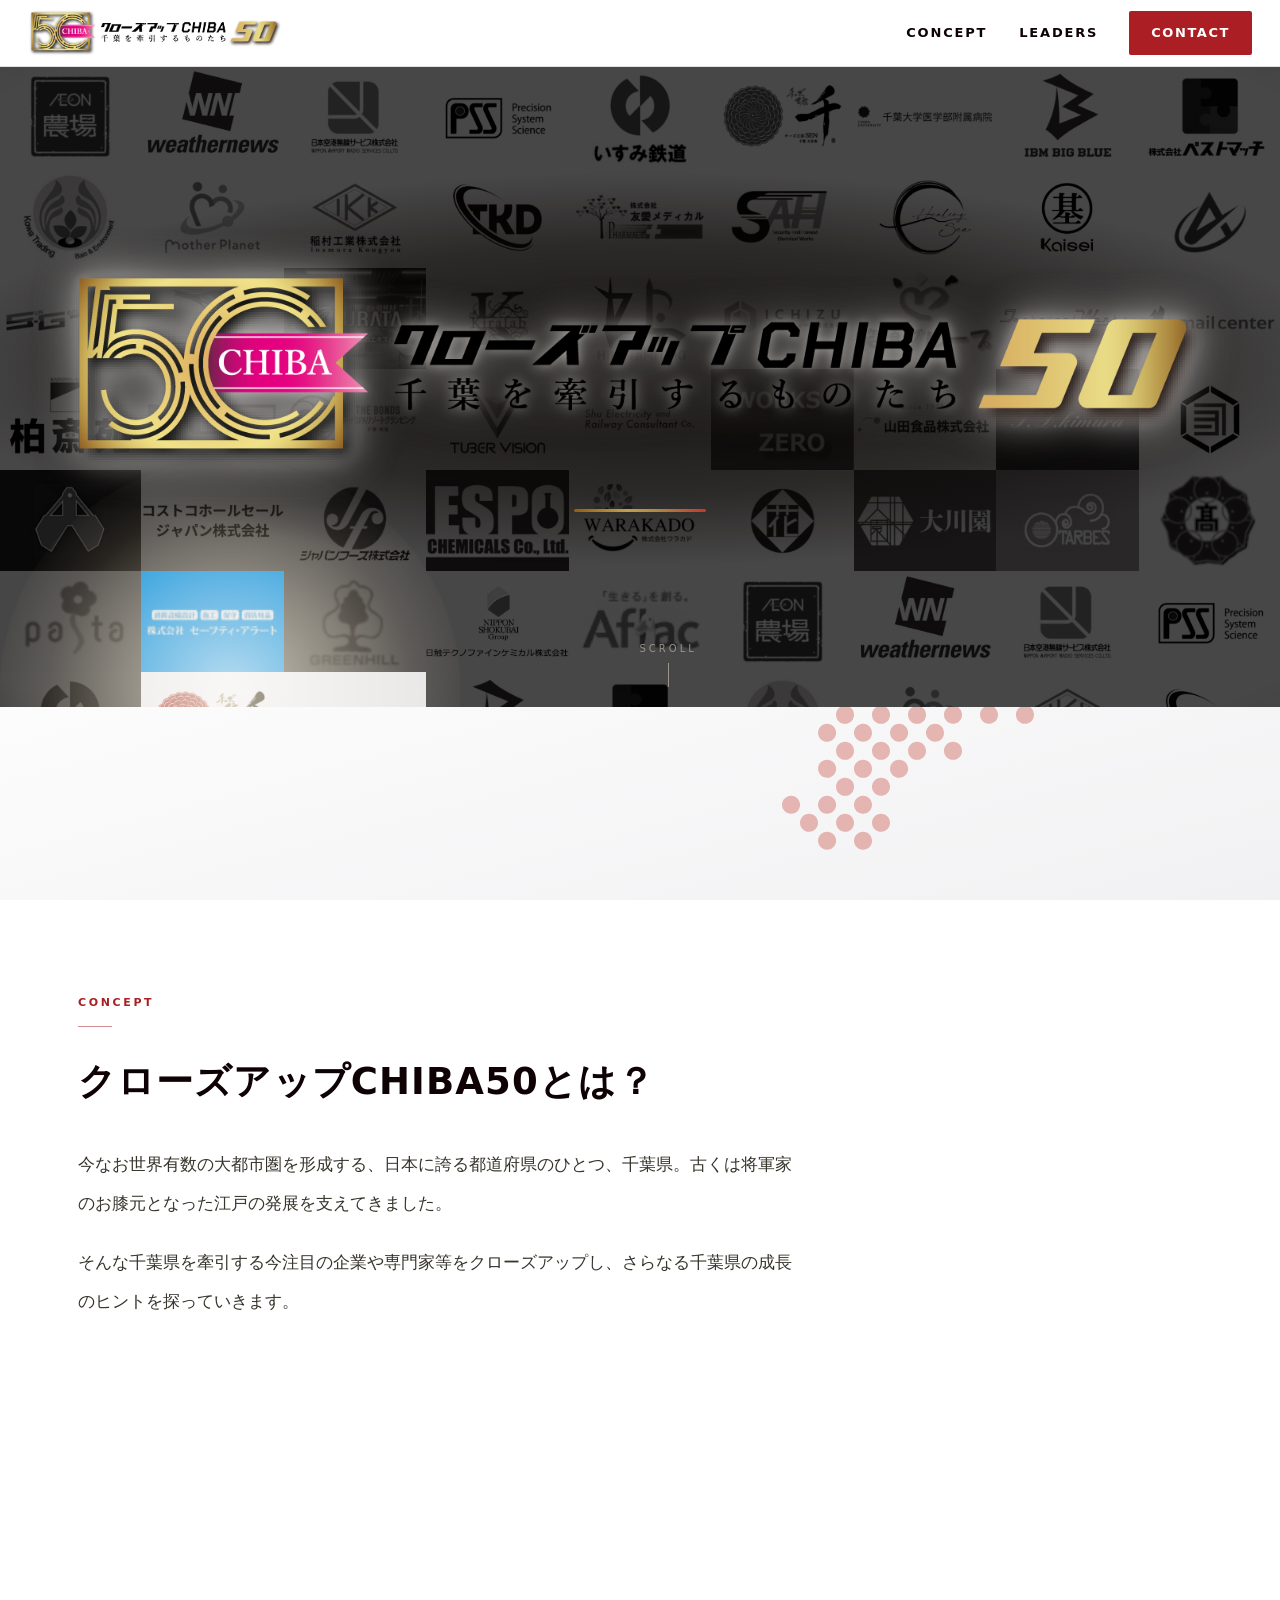
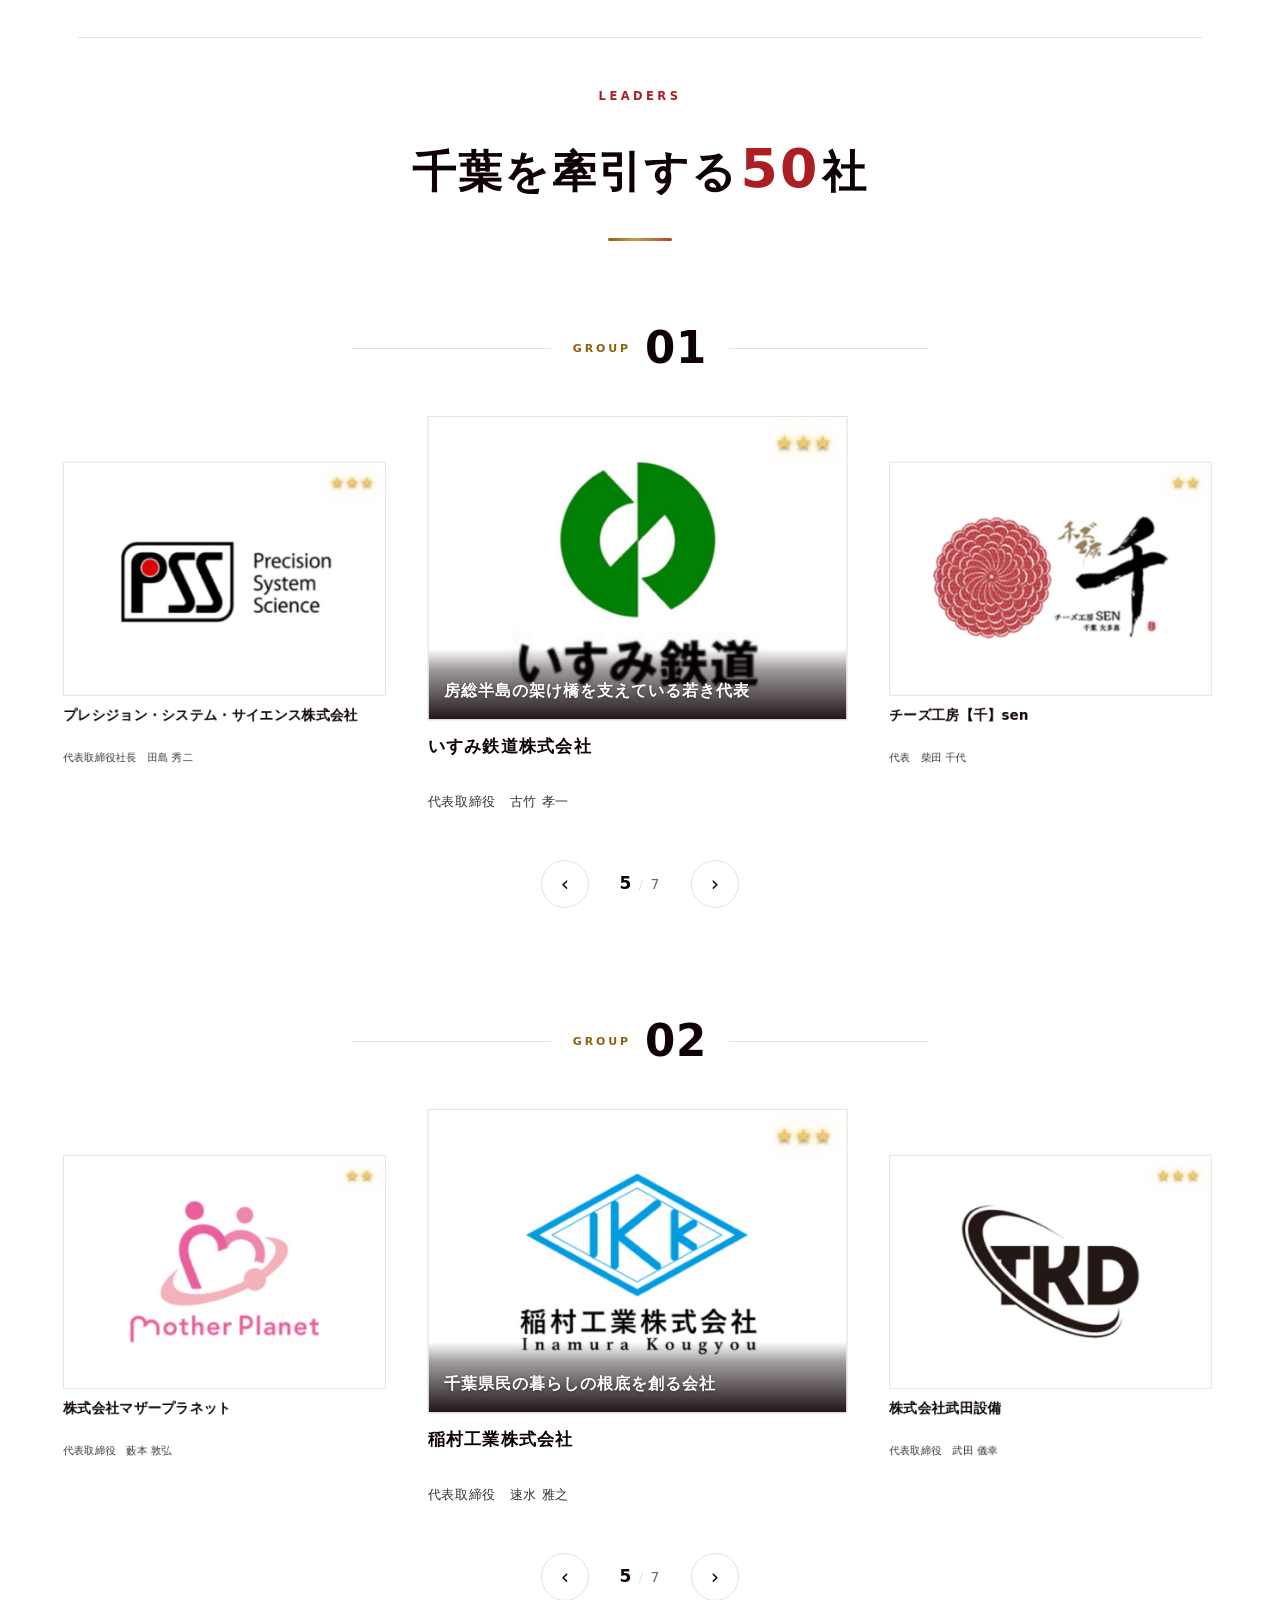
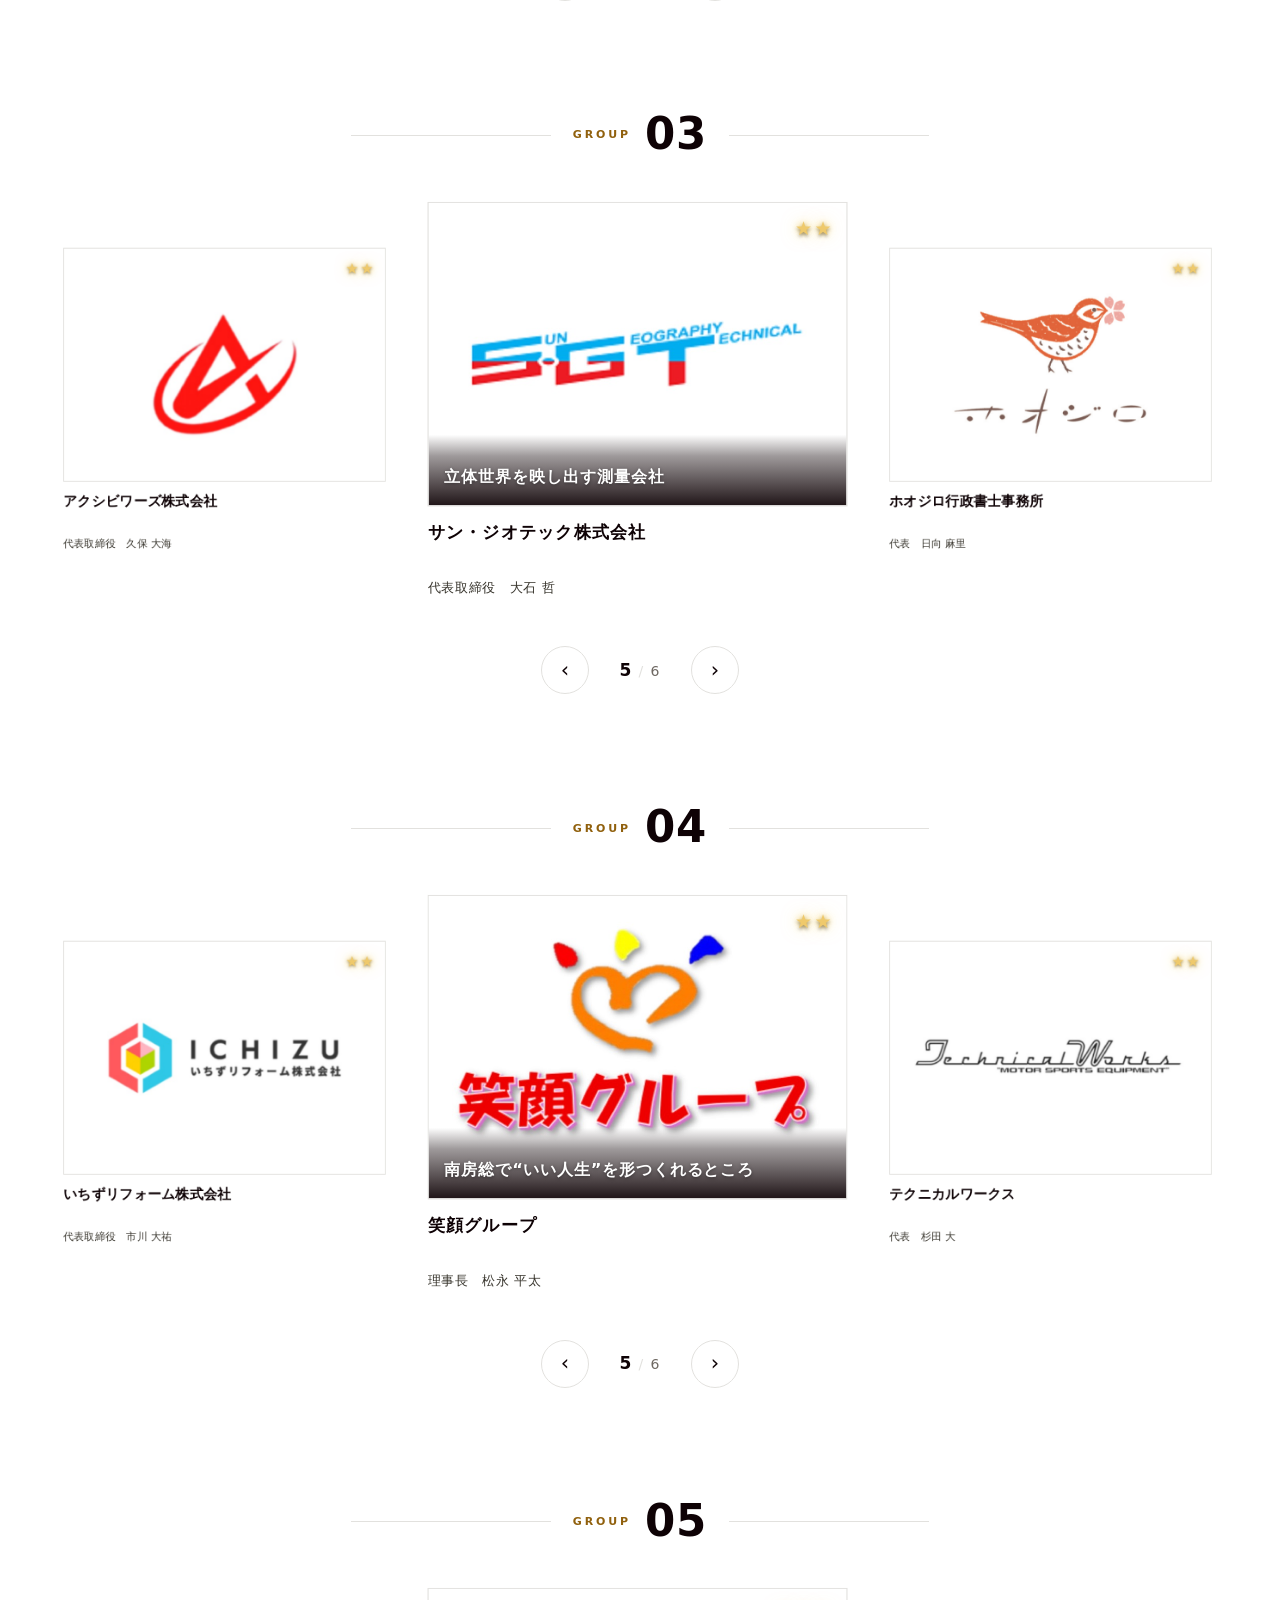
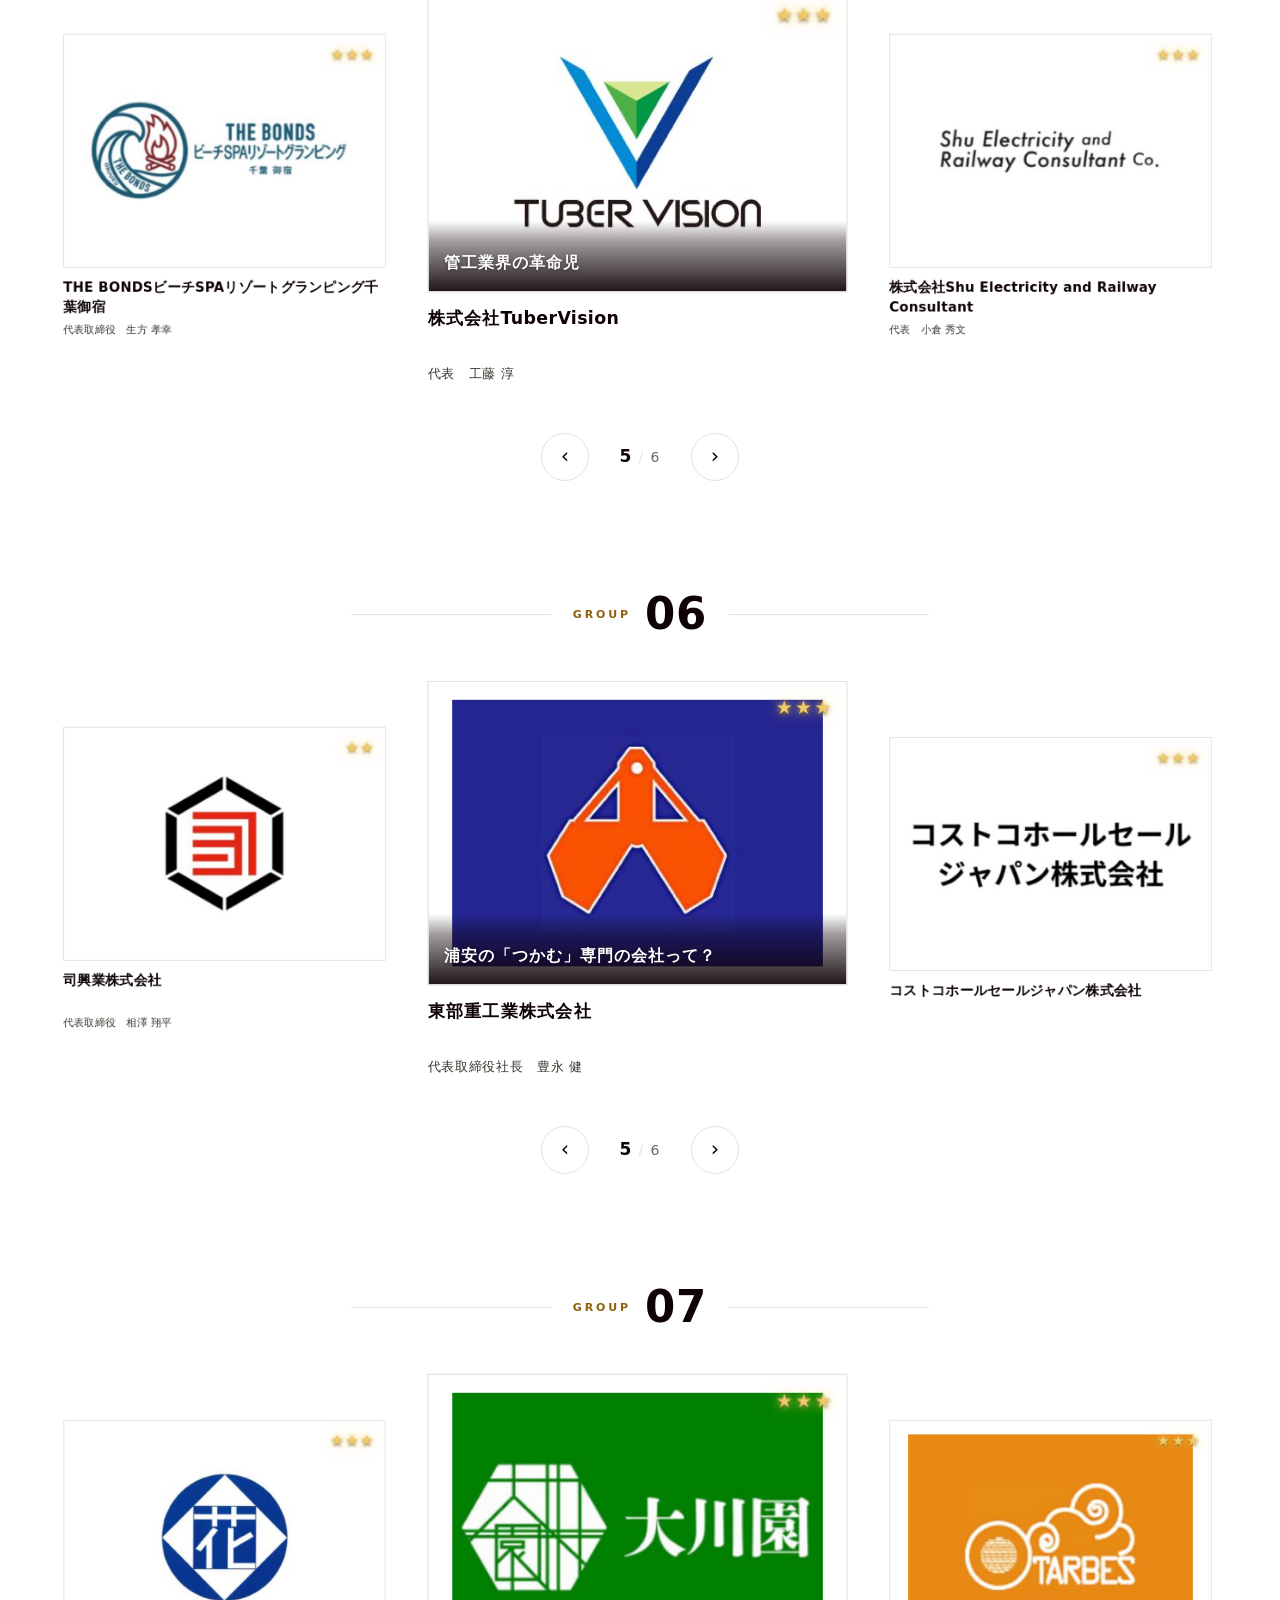
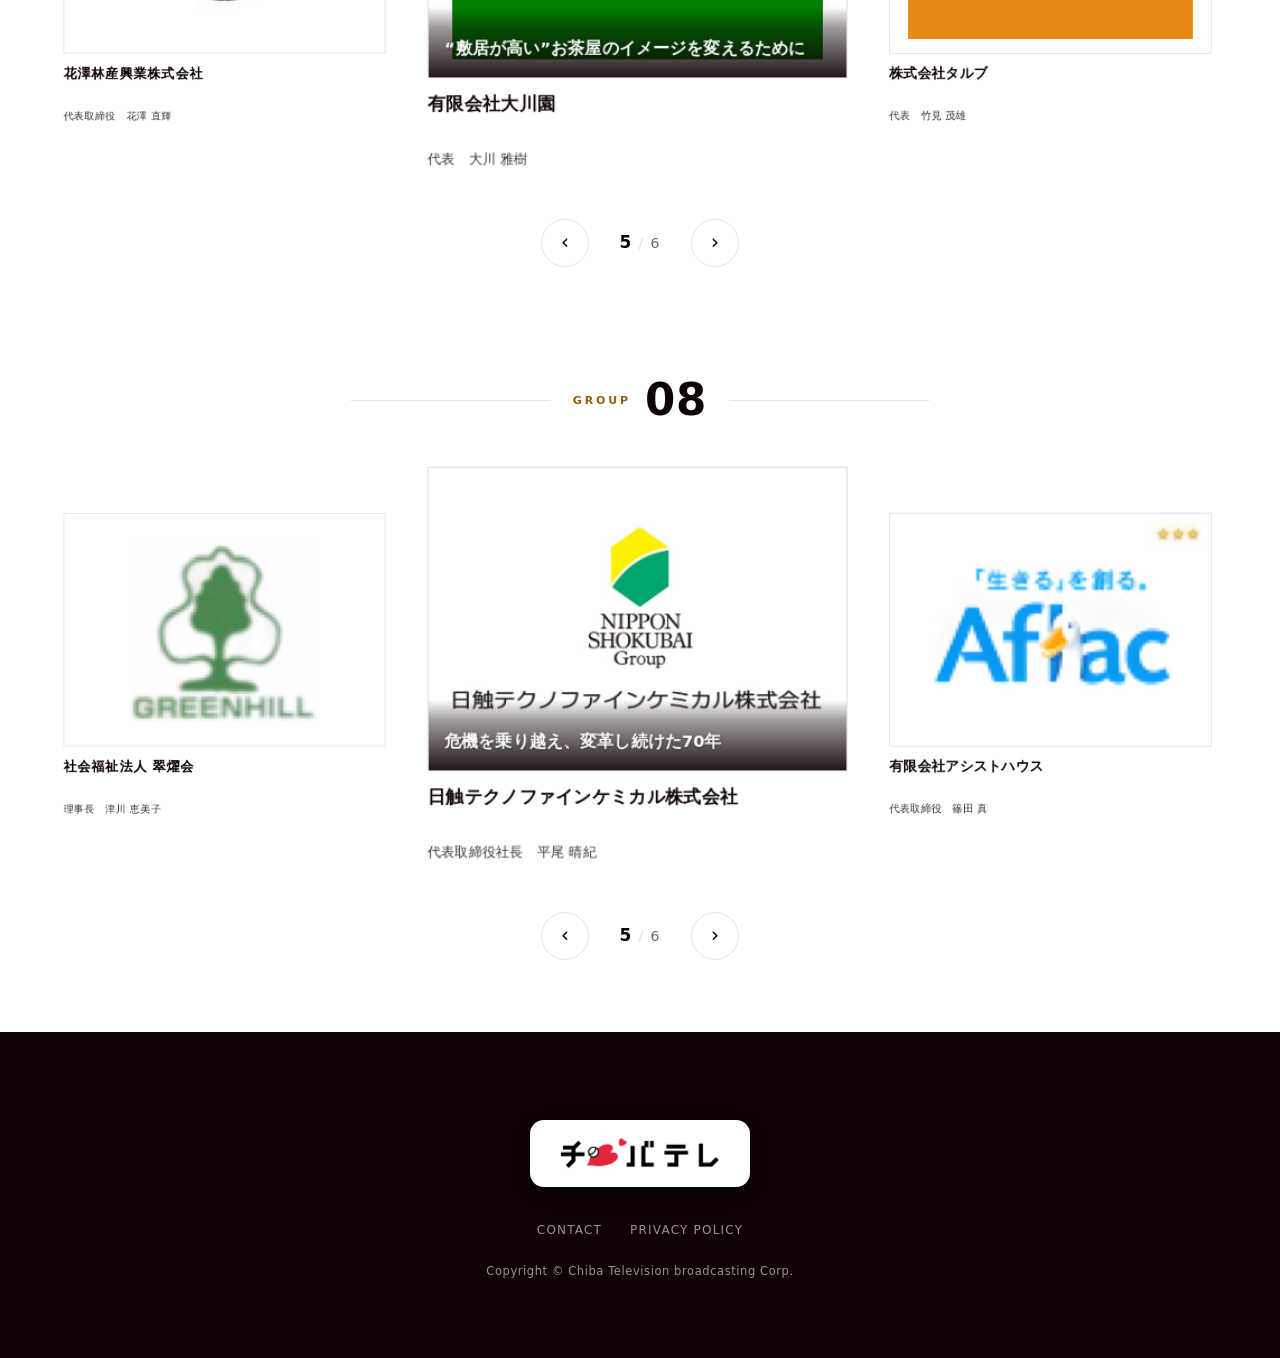
<file: index.html>
<!DOCTYPE html>
<html lang="ja">
<head>
<meta charset="UTF-8">
<meta name="viewport" content="width=device-width, initial-scale=1.0">
<title>クローズアップCHIBA50 ｜ 千葉を牽引するものたち</title>
<link rel="preconnect" href="https://fonts.googleapis.com">
<link rel="preconnect" href="https://fonts.gstatic.com" crossorigin>
<link href="https://fonts.googleapis.com/css2?family=Shippori+Mincho:wght@400;500;600;700&display=swap" rel="stylesheet">
  <link rel="stylesheet" href="css/_variables.css">
  <link rel="stylesheet" href="css/common.css">
  <link rel="stylesheet" href="css/page.css">
</head>
<body>

<header class="l-header">
  <div class="l-container l-header__inner">
    <img class="l-header__logo" src="assets/logo.png" alt="クローズアップ千葉50 ― 千葉を牽引するものたち" onclick="goHome()">
    <nav class="l-nav" id="gnav">
      <a onclick="goSection('#concept')">CONCEPT</a>
      <a onclick="goSection('#leaders')">LEADERS</a>
      <a class="l-nav__cta" href="contact.html">CONTACT</a>
    </nav>
    <button class="l-nav__toggle" type="button" aria-label="メニュー" aria-controls="gnav" aria-expanded="false"><span></span><span></span><span></span></button>
  </div>
</header>

<main id="home">
  <section class="p-hero">
    <div class="p-hero__wall" id="logowall" aria-hidden="true"></div>
    <div class="p-hero__spot" id="spot" aria-hidden="true"></div>
    <div class="p-hero__vignette" aria-hidden="true"></div>
    <div class="p-hero__content">
      <img class="p-hero__logo" src="assets/logo.png" alt="クローズアップ千葉50 ― 千葉を牽引するものたち">
      <div class="p-hero__prism"></div>
    </div>
    <div class="p-hero__scroll">SCROLL</div>
  </section>

  <div class="l-container">
    <section class="p-concept" id="concept">
      <p class="p-concept__kick u-reveal">CONCEPT</p>
      <h2 class="p-concept__lead u-serif u-reveal">クローズアップCHIBA50とは？</h2>
      <div class="p-concept__body u-reveal">
        <p>今なお世界有数の大都市圏を形成する、日本に誇る都道府県のひとつ、千葉県。古くは将軍家のお膝元となった江戸の発展を支えてきました。</p>
        <p>そんな千葉県を牽引する今注目の企業や専門家等をクローズアップし、さらなる千葉県の成長のヒントを探っていきます。</p>
      </div>
    </section>

    <section class="p-leaders" id="leaders">
      <div class="p-leaders__bar u-reveal">
        <p class="p-leaders__kick">LEADERS</p>
        <h2 class="u-serif">千葉を牽引する<span class="p-leaders__num">50</span>社</h2>
        <div class="p-leaders__line"></div>
      </div>
    </section>

    <div id="groups"></div>
  </div>
</main>

<article id="detail" class="l-container"></article>

<!-- フッターは #home / #detail の外に置き、一覧でも記事でも常に表示する -->
<footer class="l-footer">
  <div class="l-container l-footer__inner">
    <a class="l-footer__plate" href="https://www.chiba-tv.com/" target="_blank" rel="noopener" aria-label="チバテレ 千葉テレビ放送 公式サイト"><img class="l-footer__logo" src="assets/footer_logo.png" alt="チバテレ 千葉テレビ放送"></a>
    <div class="l-footer__links">
      <a href="contact.html">CONTACT</a>
      <a href="policy.html">PRIVACY POLICY</a>
    </div>
    <div class="l-footer__copyright">Copyright © Chiba Television broadcasting Corp.</div>
  </div>
</footer>

<a class="c-tv-badge" href="https://www.chiba-tv.com/" target="_blank" rel="noopener" aria-label="チバテレ 千葉テレビ放送">
  <img src="assets/footer_logo.png" alt="チバテレ 千葉テレビ放送">
</a>

<script src="js/data.js"></script>
<script src="js/main.js"></script>
<script src="js/nav.js"></script>
</body>
</html>
</file>
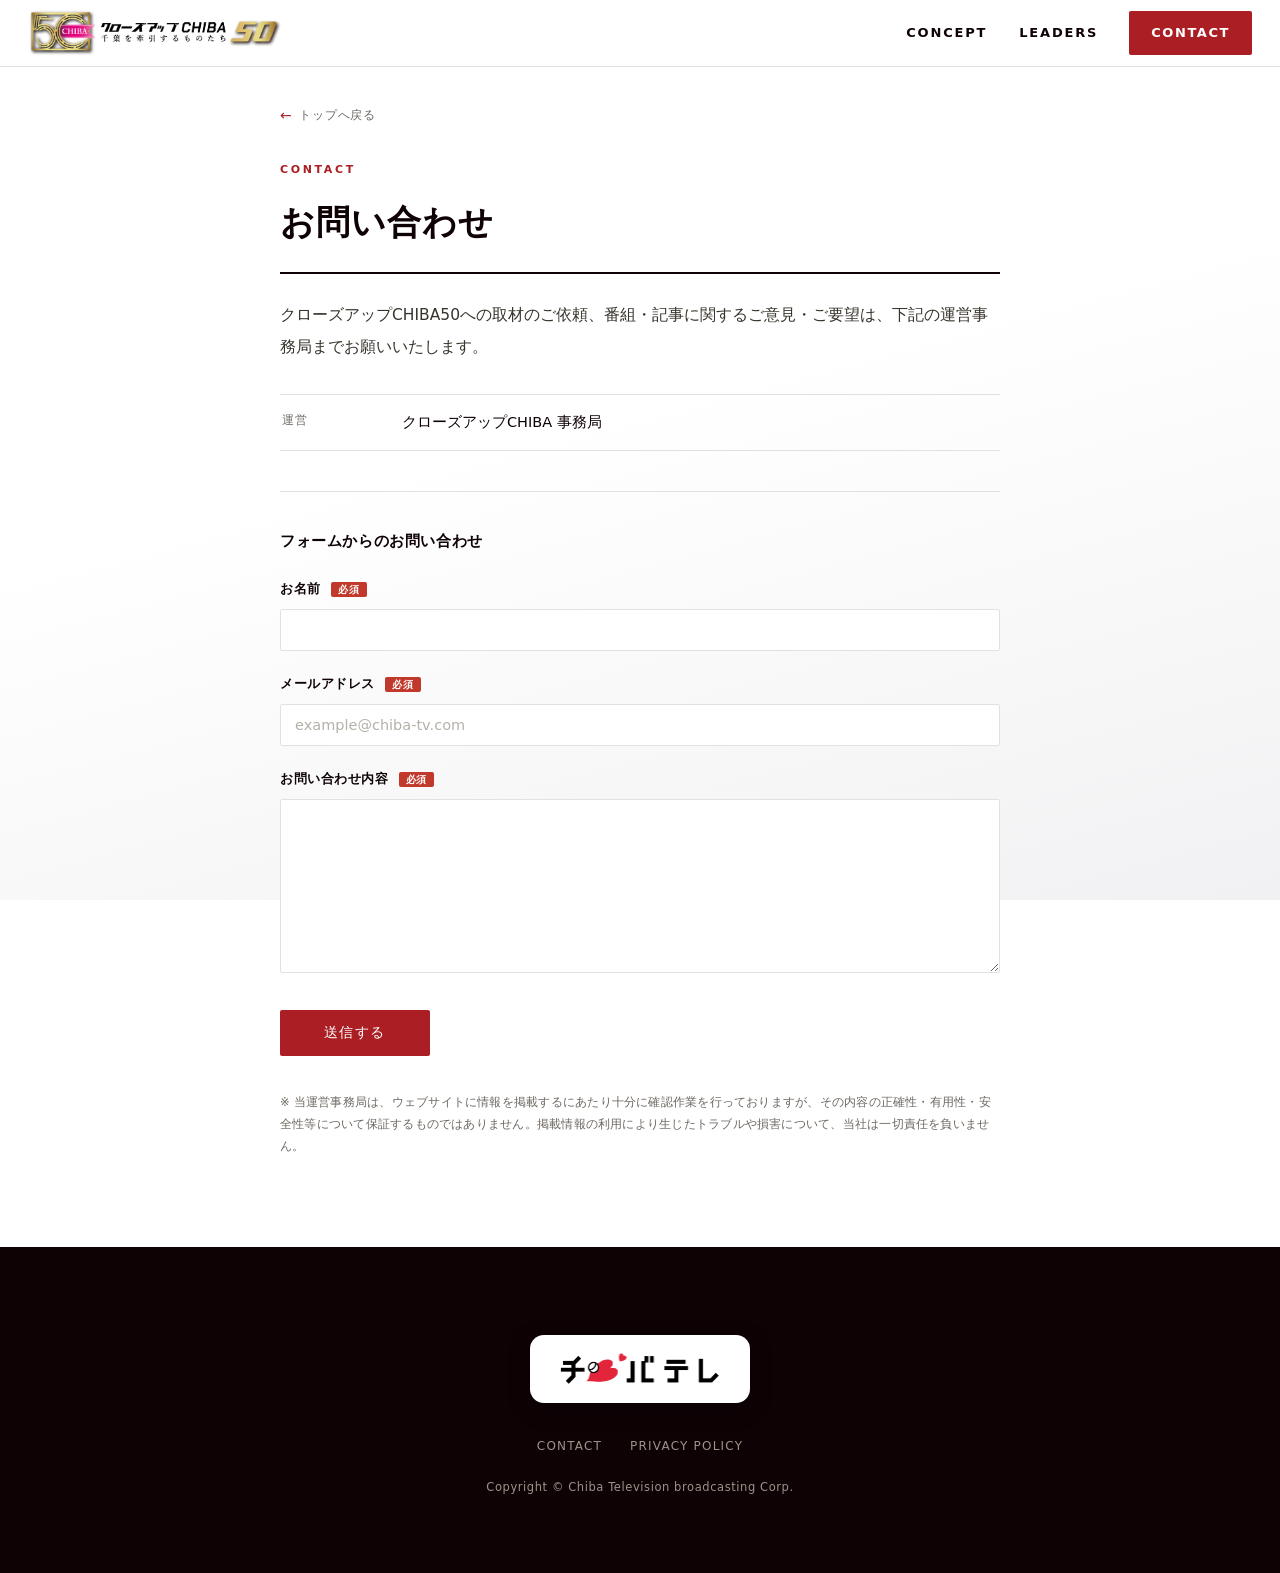
<file: contact.html>
<!DOCTYPE html>
<html lang="ja">
<head>
<meta charset="UTF-8">
<meta name="viewport" content="width=device-width, initial-scale=1.0">
<title>お問い合わせ ｜ クローズアップCHIBA50</title>
<link rel="stylesheet" href="css/_variables.css">
<link rel="stylesheet" href="css/common.css">
<link rel="stylesheet" href="css/page.css">
</head>
<body>

<header class="l-header">
  <div class="l-container l-header__inner">
    <a href="index.html"><img class="l-header__logo" src="assets/logo.png" alt="クローズアップCHIBA50"></a>
    <nav class="l-nav" id="gnav">
      <a href="index.html#concept">CONCEPT</a>
      <a href="index.html#leaders">LEADERS</a>
      <a class="l-nav__cta" href="contact.html">CONTACT</a>
    </nav>
    <button class="l-nav__toggle" type="button" aria-label="メニュー" aria-controls="gnav" aria-expanded="false"><span></span><span></span><span></span></button>
  </div>
</header>

<main class="l-container">
  <div class="p-page__inner">
    <a class="p-article__back" href="index.html"><span>←</span> トップへ戻る</a>
    <p class="p-page__kick">CONTACT</p>
    <h1 class="p-page__title u-serif">お問い合わせ</h1>
    <p class="p-page__lead">クローズアップCHIBA50への取材のご依頼、番組・記事に関するご意見・ご要望は、下記の運営事務局までお願いいたします。</p>
    <dl class="p-page__info">
      <dt>運営</dt><dd>クローズアップCHIBA 事務局</dd>
    </dl>
    <form class="p-form" onsubmit="return cformSubmit(this)">
      <h2 class="p-form__heading">フォームからのお問い合わせ</h2>
      <div class="p-form__row">
        <label for="cfName">お名前 <span class="p-form__required">必須</span></label>
        <input id="cfName" type="text" name="name" required autocomplete="name">
      </div>
      <div class="p-form__row">
        <label for="cfMail">メールアドレス <span class="p-form__required">必須</span></label>
        <input id="cfMail" type="email" name="email" required autocomplete="email" placeholder="example@chiba-tv.com">
      </div>
      <div class="p-form__row">
        <label for="cfBody">お問い合わせ内容 <span class="p-form__required">必須</span></label>
        <textarea id="cfBody" name="body" rows="6" required></textarea>
      </div>
      <button type="submit" class="p-form__submit">送信する</button>
      <p class="p-form__done" id="cfDone" hidden>お問い合わせを受け付けました。担当者より折り返しご連絡いたします。<br><small>※ これはデザイン確認用のプロトタイプです。実際には送信されません。</small></p>
    </form>
    <p class="p-page__note">※ 当運営事務局は、ウェブサイトに情報を掲載するにあたり十分に確認作業を行っておりますが、その内容の正確性・有用性・安全性等について保証するものではありません。掲載情報の利用により生じたトラブルや損害について、当社は一切責任を負いません。</p>
  </div>
</main>

<footer class="l-footer">
  <div class="l-container l-footer__inner">
    <a class="l-footer__plate" href="https://www.chiba-tv.com/" target="_blank" rel="noopener" aria-label="チバテレ 千葉テレビ放送 公式サイト"><img class="l-footer__logo" src="assets/footer_logo.png" alt="チバテレ 千葉テレビ放送"></a>
    <div class="l-footer__links">
      <a href="contact.html">CONTACT</a>
      <a href="policy.html">PRIVACY POLICY</a>
    </div>
    <div class="l-footer__copyright">Copyright © Chiba Television broadcasting Corp.</div>
  </div>
</footer>

<script>
function cformSubmit(f){
  f.querySelector('.p-form__submit').disabled=true;
  document.getElementById('cfDone').hidden=false;
  document.getElementById('cfDone').scrollIntoView({behavior:'smooth',block:'center'});
  return false; // プロトタイプのため実送信はしない
}
</script>
<script src="js/nav.js"></script>

</body>
</html>
</file>
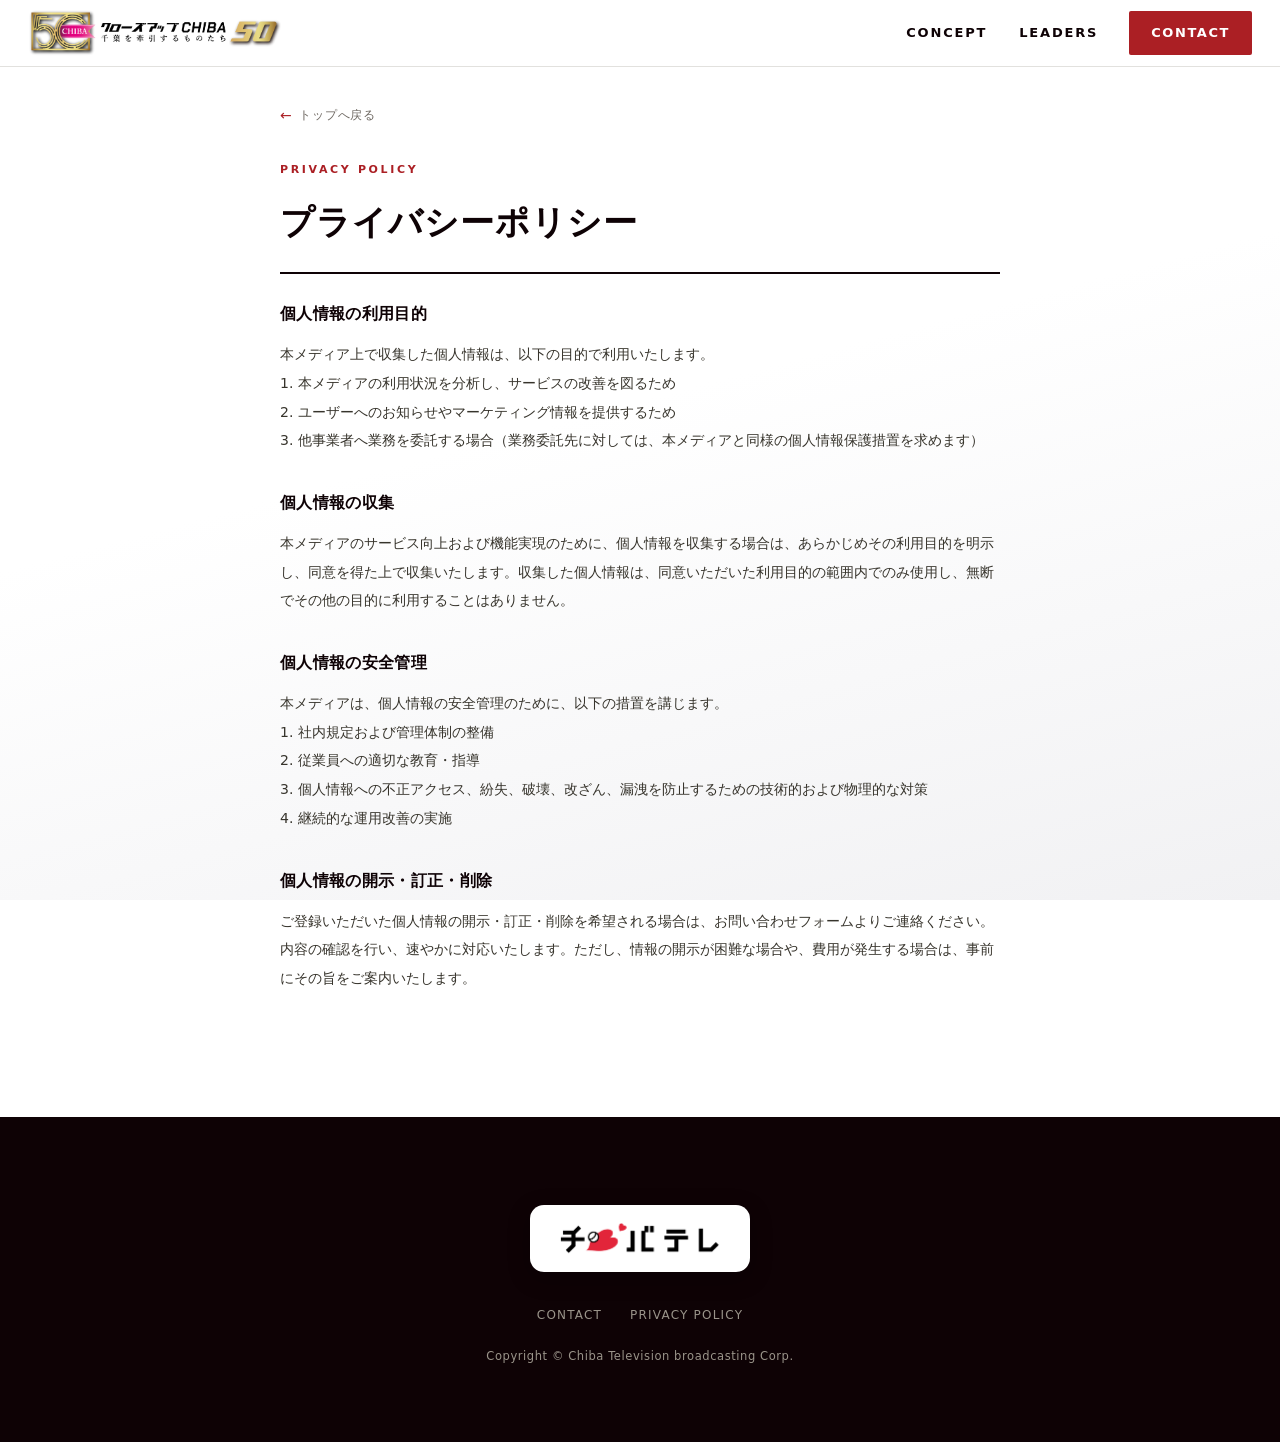
<file: policy.html>
<!DOCTYPE html>
<html lang="ja">
<head>
<meta charset="UTF-8">
<meta name="viewport" content="width=device-width, initial-scale=1.0">
<title>プライバシーポリシー ｜ クローズアップCHIBA50</title>
<link rel="stylesheet" href="css/_variables.css">
<link rel="stylesheet" href="css/common.css">
<link rel="stylesheet" href="css/page.css">
</head>
<body>

<header class="l-header">
  <div class="l-container l-header__inner">
    <a href="index.html"><img class="l-header__logo" src="assets/logo.png" alt="クローズアップCHIBA50"></a>
    <nav class="l-nav" id="gnav">
      <a href="index.html#concept">CONCEPT</a>
      <a href="index.html#leaders">LEADERS</a>
      <a class="l-nav__cta" href="contact.html">CONTACT</a>
    </nav>
    <button class="l-nav__toggle" type="button" aria-label="メニュー" aria-controls="gnav" aria-expanded="false"><span></span><span></span><span></span></button>
  </div>
</header>

<main class="l-container">
  <div class="p-page__inner">
    <a class="p-article__back" href="index.html"><span>←</span> トップへ戻る</a>
    <p class="p-page__kick">PRIVACY POLICY</p>
    <h1 class="p-page__title u-serif">プライバシーポリシー</h1>
    <section class="p-policy__section">
      <h3>個人情報の利用目的</h3>
      <p>本メディア上で収集した個人情報は、以下の目的で利用いたします。<br>1. 本メディアの利用状況を分析し、サービスの改善を図るため<br>2. ユーザーへのお知らせやマーケティング情報を提供するため<br>3. 他事業者へ業務を委託する場合（業務委託先に対しては、本メディアと同様の個人情報保護措置を求めます）</p>
    </section>
    <section class="p-policy__section">
      <h3>個人情報の収集</h3>
      <p>本メディアのサービス向上および機能実現のために、個人情報を収集する場合は、あらかじめその利用目的を明示し、同意を得た上で収集いたします。収集した個人情報は、同意いただいた利用目的の範囲内でのみ使用し、無断でその他の目的に利用することはありません。</p>
    </section>
    <section class="p-policy__section">
      <h3>個人情報の安全管理</h3>
      <p>本メディアは、個人情報の安全管理のために、以下の措置を講じます。<br>1. 社内規定および管理体制の整備<br>2. 従業員への適切な教育・指導<br>3. 個人情報への不正アクセス、紛失、破壊、改ざん、漏洩を防止するための技術的および物理的な対策<br>4. 継続的な運用改善の実施</p>
    </section>
    <section class="p-policy__section">
      <h3>個人情報の開示・訂正・削除</h3>
      <p>ご登録いただいた個人情報の開示・訂正・削除を希望される場合は、お問い合わせフォームよりご連絡ください。内容の確認を行い、速やかに対応いたします。ただし、情報の開示が困難な場合や、費用が発生する場合は、事前にその旨をご案内いたします。</p>
    </section>
  </div>
</main>

<footer class="l-footer">
  <div class="l-container l-footer__inner">
    <a class="l-footer__plate" href="https://www.chiba-tv.com/" target="_blank" rel="noopener" aria-label="チバテレ 千葉テレビ放送 公式サイト"><img class="l-footer__logo" src="assets/footer_logo.png" alt="チバテレ 千葉テレビ放送"></a>
    <div class="l-footer__links">
      <a href="contact.html">CONTACT</a>
      <a href="policy.html">PRIVACY POLICY</a>
    </div>
    <div class="l-footer__copyright">Copyright © Chiba Television broadcasting Corp.</div>
  </div>
</footer>

<script src="js/nav.js"></script>
</body>
</html>
</file>
<file: css/_variables.css>
/* =============================================================
   デザイントークン ｜ _variables.css
   色・フォント・角丸などを一元管理する。
   他のCSSではここで定義したCSS変数を使用し、値の直書きは禁止。
   ============================================================= */
:root {
  /* --- 色（すべてhex） --- */
  --paper: #FFFFFF;          /* 背景（地色） */
  --ink: #0E0205;            /* 基本テキスト・黒 */
  --muted: #6E6862;          /* 補助テキスト（グレー） */
  --line: #E2E1DE;           /* 罫線 */
  --card: #FFFFFF;           /* カード背景 */
  --tile: #E7E6E0;           /* プレースホルダ */
  --mag: #C0392B;            /* 赤（アクセント） */
  --mag-ink: #AB1F24;        /* 赤（濃） */
  --gold: #C09F4E;           /* 金 */
  --gold-ink: #90600D;       /* 金（濃） */
  --prism: linear-gradient(90deg, #90600D 0%, #C09F4E 40%, #AF8943 62%, #C0392B 100%);
  --gold-lt: #EFC96B;        /* 金（明・星／ラベル） */
  --text: #37342C;           /* 本文（黒に次ぐ濃さ） */
  --paper-shade: #F1F1F3;    /* 背景グラデの端 */
  --on-dark: #E9E5DB;        /* ダーク背景上のテキスト */
  --on-dark-muted: #9A948A;  /* 〃 補助 */
  --on-dark-faint: #5A554E;  /* 〃 かすれ */

  /* --- フォント --- */
  --font-base: 'Hiragino Kaku Gothic ProN', 'Hiragino Sans', 'Yu Gothic', YuGothic, 'Noto Sans JP', system-ui, sans-serif;
  --serif: var(--font-base);   /* 見出し（現状は本文と同じ角ゴシック） */
  --sans: var(--font-base);

  /* --- 角丸 --- */
  --radius: 2px;

  /* --- ブレークポイント（min-width / モバイルファースト） ---
     sp:  〜767px（デフォルト）
     tab: 768px 〜
     pc:  1024px 〜
     ※ CSS変数はメディアクエリに使えないため各 @media に直接記述する */
}
</file>
<file: css/common.css>
/* ===== common.css ｜ 共通スタイル =====
   リセット・共通レイアウト・ヘッダー・フッター・共通アニメーション
   （デザイントークンは _variables.css で定義。値の直書きは禁止）
   ※メディアクエリは min-width（モバイルファースト） */

/* --- ベース / リセット --- */
* {
  box-sizing: border-box;
  margin: 0;
  padding: 0;
}
html {
  scroll-behavior: smooth;
}
body {
  background: linear-gradient(
    165deg,
    var(--paper) 0%,
    var(--paper) 46%,
    var(--paper-shade) 100%
  );
  background-attachment: fixed;
  color: var(--ink);
  font-family: var(--sans);
  line-height: 1.75;
  -webkit-font-smoothing: antialiased;
  text-rendering: optimizeLegibility;
}
.u-serif {
  font-family: var(--serif);
}
a {
  color: inherit;
  text-decoration: none;
}
img,
svg {
  display: block;
}
.l-container {
  max-width: 73.75rem;
  margin: 0 auto;
  padding: 0 1.125rem;
}

/* --- ヘッダー --- */
.l-header {
  position: -webkit-sticky;
  position: sticky;
  top: 0;
  z-index: 40;
  background: rgba(255, 255, 255, 0.9);
  -webkit-backdrop-filter: blur(8px);
  backdrop-filter: blur(8px);
  border-bottom: 1px solid var(--line);
}
.l-header__inner {
  display: flex;
  align-items: center;
  justify-content: space-between;
  height: 4.125rem;
  gap: 1rem;
  max-width: none;
  padding: 0 clamp(1.25rem, 4vw, 3rem);
}
.l-header__logo {
  height: 2.5rem;
  width: auto;
  cursor: pointer;
}
/* ハンバーガーボタン（SPのみ表示） */
.l-nav__toggle {
  display: flex;
  flex-direction: column;
  justify-content: center;
  gap: 5px;
  width: 2.75rem;
  height: 2.75rem;
  margin-right: -0.5rem;
  padding: 0;
  border: none;
  background: none;
  cursor: pointer;
  z-index: 60;
}
.l-nav__toggle span {
  display: block;
  width: 1.5rem;
  height: 2px;
  margin: 0 auto;
  background: var(--ink);
  border-radius: 2px;
  transition:
    transform 0.25s ease,
    opacity 0.2s ease;
}
.l-header.is-menu-open .l-nav__toggle span:nth-child(1) {
  transform: translateY(7px) rotate(45deg);
}
.l-header.is-menu-open .l-nav__toggle span:nth-child(2) {
  opacity: 0;
}
.l-header.is-menu-open .l-nav__toggle span:nth-child(3) {
  transform: translateY(-7px) rotate(-45deg);
}
/* ナビ（SP＝ヘッダー下に開くドロップダウン） */
.l-nav {
  position: absolute;
  top: 100%;
  left: 0;
  right: 0;
  display: flex;
  flex-direction: column;
  align-items: stretch;
  background: rgba(255, 255, 255, 0.98);
  -webkit-backdrop-filter: blur(10px);
  backdrop-filter: blur(10px);
  border-bottom: 1px solid var(--line);
  box-shadow: 0 14px 26px rgba(0, 0, 0, 0.07);
  padding: 0.375rem 0;
  font-size: 0.8125rem;
  letter-spacing: 0.14em;
  color: var(--ink);
  font-weight: 600;
  opacity: 0;
  visibility: hidden;
  transform: translateY(-0.625rem);
  transition:
    opacity 0.22s ease,
    transform 0.22s ease,
    visibility 0.22s;
}
.l-header.is-menu-open .l-nav {
  opacity: 1;
  visibility: visible;
  transform: none;
}
.l-nav a {
  display: block;
  padding: 0.9375rem clamp(1.25rem, 5vw, 3rem);
  cursor: pointer;
  position: relative;
  white-space: nowrap;
  transition:
    color 0.15s,
    background 0.15s;
}
.l-nav a:not(.l-nav__cta):hover,
.l-nav a:not(.l-nav__cta):active {
  color: var(--mag-ink);
  background: var(--paper-shade);
}
.l-nav .l-nav__cta {
  color: var(--mag-ink);
  font-weight: 700;
}

/* --- フッター --- */
.l-footer {
  background: var(--ink);
  color: var(--on-dark);
  padding: 5.5rem 0 4.75rem;
}
.l-footer__inner {
  text-align: center;
}
.l-footer__plate {
  display: inline-block;
  background: var(--paper);
  border-radius: 0.875rem;
  padding: 1rem 1.625rem;
  line-height: 0;
  box-shadow: 0 6px 22px rgba(0, 0, 0, 0.3);
  cursor: pointer;
  transition:
    transform 0.2s ease,
    box-shadow 0.2s ease;
}
.l-footer__plate:hover {
  transform: translateY(-2px);
  box-shadow: 0 12px 28px rgba(0, 0, 0, 0.4);
}
.l-footer__logo {
  width: clamp(7.5rem, 22vw, 10.5rem);
  height: auto;
  display: block;
}
.l-footer__links {
  margin-top: 1.5rem;
  display: flex;
  justify-content: center;
  align-items: center;
  gap: 1.75rem;
  font-size: 0.75rem;
  letter-spacing: 0.1em;
}
.l-footer__links a {
  cursor: pointer;
  color: var(--on-dark-muted);
  transition: color 0.15s;
}
.l-footer__links a:hover {
  color: var(--paper);
}
.l-footer__copyright {
  margin-top: 1.25rem;
  font-size: 0.71875rem;
  letter-spacing: 0.05em;
  color: var(--on-dark-muted);
}
.l-footer__note {
  margin-top: 0.75rem;
  font-size: 0.625rem;
  letter-spacing: 0.04em;
  color: var(--on-dark-faint);
}

/* --- チバテレ固定ロゴバッジ（常時表示） --- */
.c-tv-badge {
  position: fixed;
  left: 78%;
  top: 44%;
  transform: translate(-50%, -50%);
  z-index: -1; /* 地図(#home::before の z-index:-2)より前面・本文より背面 */
  line-height: 0;
  opacity: 0.6;
  pointer-events: none;
}
.c-tv-badge img {
  height: 2rem;
  width: auto;
  display: block;
}
/* 記事詳細（single page）では背景バッジを非表示 */
body.is-detail .c-tv-badge {
  display: none;
}

/* --- レスポンシブ（モバイルファースト＝min-width） --- */
/* 641px〜：ヘッダーの余白・ナビをPC相当に */
@media (min-width: 641px) {
  .l-container {
    padding: 0 1.75rem;
  }
  .l-header__logo {
    height: 3rem;
  }
  .l-nav__toggle {
    display: none;
  }
  /* ナビを横並びバーに戻す */
  .l-nav {
    position: static;
    flex-direction: row;
    align-items: center;
    gap: 1.875rem;
    background: none;
    -webkit-backdrop-filter: none;
    backdrop-filter: none;
    border: none;
    box-shadow: none;
    padding: 0;
    opacity: 1;
    visibility: visible;
    transform: none;
  }
  .l-nav a {
    padding: 0.375rem 0.0625rem;
  }
  .l-nav a:not(.l-nav__cta)::after {
    content: "";
    position: absolute;
    left: 0;
    bottom: 0;
    width: 0;
    height: 1px;
    background: var(--mag);
    transition: width 0.25s ease;
  }
  .l-nav a:not(.l-nav__cta):hover {
    color: var(--mag-ink);
    background: none;
  }
  .l-nav a:not(.l-nav__cta):hover::after {
    width: 100%;
  }
  .l-nav .l-nav__cta {
    color: var(--paper);
    background: var(--mag-ink);
    padding: 0.6875rem 1.375rem;
    border-radius: var(--radius);
    letter-spacing: 0.12em;
    transition: background 0.15s;
  }
  .l-nav .l-nav__cta:hover {
    color: var(--paper);
    background: var(--ink);
  }
}
/* 641px〜（タブレット/PC）：バッジは大きめに（位置はSPと共通で地図に重ねる） */
@media (min-width: 641px) {
  .c-tv-badge img {
    height: 5rem;
  }
}

/* --- 共通キーフレーム --- */
@-webkit-keyframes fu {
  from {
    opacity: 0;
    transform: translateY(10px);
  }
  to {
    opacity: 1;
    transform: translateY(0);
  }
}
@keyframes fu {
  from {
    opacity: 0;
    transform: translateY(10px);
  }
  to {
    opacity: 1;
    transform: translateY(0);
  }
}
@-webkit-keyframes sc {
  0%,
  100% {
    opacity: 0.3;
    transform: scaleY(0.5);
    transform-origin: top;
  }
  50% {
    opacity: 1;
    transform: scaleY(1);
  }
}
@keyframes sc {
  0%,
  100% {
    opacity: 0.3;
    transform: scaleY(0.5);
    transform-origin: top;
  }
  50% {
    opacity: 1;
    transform: scaleY(1);
  }
}
</file>
<file: css/page.css>
/* ===== page.css ｜ トップページ個別スタイル =====
   ヒーロー・コンセプト・一覧（グループ＋カルーセル）・カード・記事詳細・下層ページ
   （デザイントークンは _variables.css。値の直書きは禁止／メディアは min-width＝モバイルファースト） */

/* --- スクロール表示アニメーション（reveal） --- */
.u-reveal{opacity:0;transform:translateY(1.5rem);transition:opacity .75s ease,transform .75s cubic-bezier(.22,.61,.36,1);}
.u-reveal.is-in{opacity:1;transform:none;}
.p-concept__lead.u-reveal{transition-delay:.08s;}
.p-concept__body.u-reveal{transition-delay:.16s;}
@media(prefers-reduced-motion:reduce){.u-reveal{opacity:1;transform:none;transition:none;}}

/* --- ヒーロー --- */
.p-hero{position:relative;min-height:min(82vh,40rem);overflow:hidden;background:var(--ink);display:flex;isolation:isolate;}
/* SP：ヒーロー背景を5列で敷き詰める。行高は列幅×通常比(101/140)で全行を等しく固定
   （aspect-ratio+自動行だとロゴ名テキストのタイルだけ背が伸びて行がズレるため vw で固定）。
   1列=約20vw → 行高=20vw×101/140≒14.4vw。641px以上は自動レイアウトに戻す。 */
.p-hero__wall{position:absolute;inset:-1px;display:grid;grid-template-columns:repeat(5,1fr);grid-auto-rows:14.4vw;align-content:start;opacity:.9;overflow:hidden;}
.p-hero__mark{position:relative;display:flex;align-items:center;justify-content:center;padding:0;overflow:hidden;transition:box-shadow .5s;}
.p-hero__mark img{position:absolute;inset:0;width:100%;height:100%;object-fit:cover;filter:grayscale(1) brightness(.32) contrast(1.05);transition:filter .5s ease;}
.p-hero__mark span{font-family:var(--serif);font-size:.6875rem;letter-spacing:.05em;color:rgba(206,187,142,.6);text-align:center;line-height:1.25;transition:color .5s;}
.p-hero__mark.is-lit{box-shadow:inset 0 0 1.375rem rgba(230,188,108,.28);z-index:2;}
.p-hero__mark.is-lit img{filter:grayscale(0) brightness(1) contrast(1);}
.p-hero__mark.is-lit span{color:var(--gold-lt);}
.p-hero__spot{position:absolute;left:50%;top:47%;border-radius:50%;transform:translate(-50%,-50%);pointer-events:none;mix-blend-mode:screen;will-change:left,top;background:radial-gradient(circle,rgba(255,246,220,.72) 0%,rgba(255,240,206,.4) 32%,rgba(255,238,200,.12) 56%,transparent 74%);}
.p-hero__vignette{position:absolute;inset:0;pointer-events:none;background:radial-gradient(135% 125% at 50% 50%,transparent 52%,rgba(8,6,4,.6) 100%);}
.p-hero__content{position:relative;margin:auto;text-align:center;padding:4rem 1.375rem;z-index:1;}
.p-hero__content::before{content:"";position:absolute;inset:-10% -16%;z-index:-1;pointer-events:none;background:radial-gradient(62% 60% at 50% 46%,rgba(10,8,6,.82) 0%,rgba(10,8,6,.45) 46%,transparent 72%);}
.p-hero__logo{width:min(75rem,90vw);height:auto;margin:0 auto;opacity:0;animation:fu 1s .2s forwards;filter:drop-shadow(0 0 1.25rem rgba(247,246,242,.5)) drop-shadow(0 0 .375rem rgba(247,246,242,.55));}
.p-hero__prism{height:3px;width:8.25rem;margin:1.875rem auto 0;background:var(--prism);border-radius:3px;opacity:0;animation:fu .9s .46s forwards;}
.p-hero__scroll{position:absolute;bottom:1.25rem;left:50%;transform:translateX(-50%);font-size:.625rem;letter-spacing:.3em;color:var(--on-dark-muted);display:flex;flex-direction:column;align-items:center;gap:.375rem;z-index:2;opacity:0;animation:fu 1s .9s forwards;}
.p-hero__scroll::after{content:"";width:1px;height:1.5rem;background:var(--on-dark-muted);animation:sc 1.8s ease-in-out infinite;}

/* セクションアンカーが sticky ヘッダーに隠れないように */
#concept,#leaders{scroll-margin-top:5.125rem;}

/* --- 千葉県シルエットの背景（トップのみ・CONCEPT到達でスライドイン） --- */
#home{position:relative;}
/* 千葉県地図の背景。SPは小さめ・薄めで表示、641px以上で通常サイズ */
#home::before{content:"";display:block;position:fixed;z-index:-2;top:7rem;right:-2.5rem;width:min(58vw,20rem);height:70vh;background:url(../assets/chiba.svg) center right/contain no-repeat;opacity:0;transform:translateX(4.375rem);transition:opacity .9s ease,transform 1.4s cubic-bezier(.16,1,.3,1);pointer-events:none;}
#home.is-map-on::before{opacity:.16;transform:translateX(0);}

/* --- コンセプト --- */
.p-concept{min-height:0;padding:4.5rem 0 2.5rem;display:flex;flex-direction:column;justify-content:center;}
.p-concept__kick{font-size:.6875rem;letter-spacing:.24em;color:var(--mag-ink);font-weight:700;margin-bottom:1.625rem;}
.p-concept__kick::after{content:"";display:block;width:2.125rem;height:1px;background:var(--mag-ink);margin-top:.875rem;opacity:.5;}
.p-concept__lead{font-weight:600;font-size:clamp(1.5625rem,3.2vw,2.3125rem);line-height:1.55;letter-spacing:.03em;color:var(--ink);margin-bottom:2.25rem;}
.p-concept__body{max-width:none;}
.p-concept__body p{font-family:var(--serif);font-size:.96875rem;line-height:2.35;color:var(--text);}
.p-concept__body p+p{margin-top:1.25rem;}

/* --- 一覧見出し（LEADERS） --- */
.p-leaders{padding:1.875rem 0 1.375rem;}
.p-leaders__bar{text-align:center;border-top:1px solid var(--line);padding-top:3rem;}
.p-leaders__kick{font-size:.71875rem;letter-spacing:.3em;color:var(--mag-ink);font-weight:700;margin-bottom:1rem;}
.p-leaders__bar h2{font-family:var(--serif);font-weight:700;font-size:clamp(1.75rem,3.8vw,2.75rem);letter-spacing:.05em;color:var(--ink);}
.p-leaders__num{color:var(--mag-ink);font-size:1.22em;margin:0 .04em;}
.p-leaders__line{width:4rem;height:3px;background:var(--prism);border-radius:3px;margin:1.375rem auto 0;}

/* --- グループ（縦積み）＋各グループ内は自動カルーセル --- */
#groups{padding-bottom:4.5rem;margin-left:calc(50% - 50vw);margin-right:calc(50% - 50vw);}
.p-group{margin-top:4.5rem;}
.p-group:first-child{margin-top:2.5rem;}
.p-group__head{display:flex;justify-content:center;align-items:center;gap:.875rem;margin-bottom:1.875rem;}
.p-group__head::before,.p-group__head::after{content:"";height:1px;background:var(--line);width:min(20vw,12.5rem);margin-inline:.5rem;flex:none;}
.p-group__label{font-size:.6875rem;letter-spacing:.26em;color:var(--gold-ink);font-weight:700;}
.p-group__num{font-size:clamp(1.875rem,3.4vw,2.75rem);font-weight:800;color:var(--ink);line-height:1;letter-spacing:.02em;}
.p-group__view{position:relative;overflow:hidden;padding:.75rem 1rem;}
.p-group__nav{display:flex;justify-content:center;align-items:center;gap:1.5rem;margin-top:2.125rem;}
.p-group__btn{position:relative;overflow:hidden;width:3rem;height:3rem;border:1px solid var(--line);background:var(--paper);border-radius:50%;cursor:pointer;font-size:1.3125rem;color:var(--ink);font-family:var(--sans);display:flex;align-items:center;justify-content:center;transition:border-color .2s ease,color .2s ease,box-shadow .2s ease;}
.p-group__btn::before{content:"";position:absolute;inset:0;z-index:0;background:var(--mag-ink);border-radius:50%;transform:scale(0);transition:transform .32s cubic-bezier(.34,1.4,.5,1);}
.p-group__btn span{position:relative;z-index:1;line-height:1;transition:transform .2s ease;}
.p-group__btn:hover{color:var(--paper);border-color:var(--mag-ink);box-shadow:0 .3125rem 1rem rgba(171,27,46,.26);}
.p-group__btn:hover::before{transform:scale(1);}
.p-group__prev:hover span{transform:translateX(-3px);}
.p-group__next:hover span{transform:translateX(3px);}
.p-group__count{font-family:var(--sans);font-size:.875rem;letter-spacing:.08em;color:var(--muted);min-width:3.375rem;text-align:center;}
.p-group__count b{color:var(--ink);font-weight:700;font-size:1.0625rem;}
.p-group__count i{font-style:normal;margin:0 .375rem;color:var(--line);}
.p-group__track{position:relative;display:flex;gap:.875rem;will-change:transform;align-items:center;}
.p-group__track .p-card{position:relative;flex:0 0 80%;}

/* --- 企業カード --- */
.p-card{cursor:pointer;color:inherit;}
.p-card__photo{position:relative;aspect-ratio:93.42 / 67.7;overflow:hidden;background:var(--paper);border:1px solid var(--line);}
.p-card__photo svg{width:100%;height:100%;transition:transform .5s ease;filter:grayscale(1) contrast(.97);}
.p-card__photo img{width:100%;height:100%;object-fit:contain;padding:1rem;transition:transform .5s ease;}
.p-card:hover .p-card__photo svg,.p-card:hover .p-card__photo img{transform:scale(1.04);}
.p-card__star{position:absolute;top:.5625rem;right:.6875rem;z-index:2;color:var(--gold-lt);font-size:1.0625rem;letter-spacing:2px;text-shadow:0 0 .375rem rgba(247,206,90,.95),0 0 .9375rem rgba(247,206,90,.6),0 1px 3px rgba(0,0,0,.55);}
.p-card__caption{position:absolute;left:0;right:0;bottom:0;padding:1.625rem .875rem .875rem;color:var(--paper);font-family:var(--serif);font-size:.90625rem;font-weight:700;line-height:1.55;letter-spacing:.01em;background:linear-gradient(transparent,rgba(14,2,5,.4) 30%,rgba(14,2,5,.92));text-shadow:0 1px 3px rgba(0,0,0,.4);transition:background .3s ease;display:-webkit-box;-webkit-line-clamp:3;-webkit-box-orient:vertical;overflow:hidden;}
.p-card:hover .p-card__caption{background:linear-gradient(transparent,rgba(171,31,36,.5) 30%,rgba(90,8,14,.94));}
.p-card__name{font-family:var(--serif);font-weight:600;font-size:.96875rem;margin-top:.75rem;letter-spacing:.02em;line-height:1.5;min-height:3em;display:-webkit-box;-webkit-line-clamp:2;-webkit-box-orient:vertical;overflow:hidden;transition:color .15s;}
.p-card:hover .p-card__name{color:var(--mag-ink);}
.p-card__company{font-size:.75rem;color:var(--text);margin-top:.3125rem;line-height:1.55;letter-spacing:.02em;}
.p-card:focus-visible{outline:2px solid var(--mag);outline-offset:.25rem;}

/* --- 下層ページ（お問い合わせ／プライバシーポリシー） --- */
.p-page__inner{max-width:45rem;margin:0 auto;padding:2.125rem 0 5.625rem;}
.p-page__inner>*{opacity:0;animation:fu .75s cubic-bezier(.22,.61,.36,1) forwards;}
.p-page__inner>*:nth-child(2){animation-delay:.07s;}
.p-page__inner>*:nth-child(3){animation-delay:.14s;}
.p-page__inner>*:nth-child(4){animation-delay:.21s;}
.p-page__inner>*:nth-child(5){animation-delay:.28s;}
.p-page__inner>*:nth-child(6){animation-delay:.35s;}
.p-page__inner>*:nth-child(n+7){animation-delay:.42s;}
@media(prefers-reduced-motion:reduce){.p-page__inner>*{opacity:1;animation:none;}}
.p-page__inner .p-article__back{margin-bottom:2rem;}
.p-page__kick{font-size:.6875rem;letter-spacing:.24em;color:var(--mag-ink);font-weight:700;margin-bottom:.875rem;}
.p-page__title{font-size:clamp(1.5rem,3vw,2.125rem);font-weight:700;letter-spacing:.03em;color:var(--ink);margin-bottom:1.625rem;padding-bottom:1.25rem;border-bottom:2px solid var(--ink);}
.p-page__lead{font-size:.96875rem;line-height:2.05;color:var(--text);margin-bottom:1.875rem;}
.p-page__info{display:grid;grid-template-columns:6rem 1fr;border-top:1px solid var(--line);margin-bottom:1.625rem;}
.p-page__info dt{font-size:.75rem;color:var(--muted);padding:.9375rem 2px;letter-spacing:.06em;border-bottom:1px solid var(--line);}
.p-page__info dd{font-size:.90625rem;padding:.9375rem 2px;border-bottom:1px solid var(--line);}
.p-page__note{font-size:.71875rem;line-height:1.9;color:var(--muted);letter-spacing:.02em;margin-top:2.25rem;}

/* お問い合わせフォーム */
.p-form{margin-top:2.5rem;padding-top:2.25rem;border-top:1px solid var(--line);}
.p-form__heading{font-size:.9375rem;font-weight:700;letter-spacing:.04em;color:var(--ink);margin-bottom:1.5rem;}
.p-form__row{margin-bottom:1.375rem;}
.p-form__row label{display:block;font-size:.78125rem;font-weight:700;letter-spacing:.04em;color:var(--ink);margin-bottom:.5625rem;}
.p-form__required{font-size:.625rem;color:var(--paper);background:var(--mag);padding:2px .4375rem;border-radius:var(--radius);margin-left:.375rem;font-weight:700;letter-spacing:.06em;}
.p-form__row input,.p-form__row textarea{width:100%;border:1px solid var(--line);border-radius:var(--radius);padding:.75rem .875rem;font-family:var(--sans);font-size:1rem;color:var(--ink);background:var(--paper);transition:border-color .15s;}
.p-form__row input::placeholder{color:#B5B1A9;}
.p-form__row input:focus,.p-form__row textarea:focus{outline:none;border-color:var(--mag);}
.p-form__row textarea{resize:vertical;line-height:1.7;}
.p-form__submit{background:var(--mag-ink);color:var(--paper);border:none;padding:.875rem 2.75rem;border-radius:var(--radius);font-size:.875rem;font-family:var(--sans);letter-spacing:.1em;cursor:pointer;margin-top:.375rem;transition:background .15s;}
.p-form__submit:hover{background:var(--ink);}
.p-form__submit:disabled{opacity:.45;cursor:default;}
.p-form__done{margin-top:1.25rem;font-size:.84375rem;line-height:1.8;color:var(--gold-ink);font-weight:600;}
.p-form__done small{color:var(--muted);font-weight:400;font-size:.71875rem;}
.p-policy__section{margin-bottom:2.125rem;}
.p-policy__section h3{font-size:1rem;font-weight:700;margin-bottom:.75rem;color:var(--ink);letter-spacing:.02em;}
.p-policy__section p{font-size:.875rem;line-height:2.05;color:var(--text);}

/* --- 記事詳細 --- */
#detail{display:none;}
.p-article__back{font-size:.75rem;color:var(--muted);letter-spacing:.06em;display:inline-flex;align-items:center;gap:.4375rem;cursor:pointer;background:none;border:none;font-family:var(--sans);transition:color .15s;}
.p-article__back:hover{color:var(--ink);}
.p-article__back span{color:var(--mag-ink);font-size:.875rem;}
/* SP：画像に重ねず、テキストは画像の下に濃色で配置（641px以上は重ねる） */
.p-article__hero{max-width:56.25rem;margin:1.625rem auto 0;position:relative;}
.p-article__hero img,.p-article__hero svg{width:100%;height:auto;aspect-ratio:3/2;object-fit:cover;display:block;}
.p-article__hero svg{filter:grayscale(1) contrast(.96);}
.p-article__hero-caption{padding:1.25rem .125rem 0;color:var(--ink);}
.p-article__hero-caption .p-article__stars{color:var(--gold-lt);font-size:1.0625rem;letter-spacing:4px;margin-bottom:.5rem;text-shadow:0 0 .5rem rgba(247,206,90,.5);}
.p-article__hero-caption .p-article__corp{font-size:.6875rem;letter-spacing:.16em;color:var(--mag-ink);font-weight:700;margin-bottom:.625rem;}
.p-article__hero-caption .p-article__title{font-family:var(--serif);font-weight:700;font-size:clamp(1.375rem,5.6vw,1.75rem);line-height:1.5;letter-spacing:.04em;color:var(--ink);}
.p-article__hero-caption .p-article__person{font-size:.78125rem;letter-spacing:.06em;color:var(--muted);margin-top:.75rem;}
.p-article__body{max-width:45rem;margin:3.375rem auto 0;}
.p-article__body h3{font-family:var(--serif);font-weight:700;font-size:1.28125rem;letter-spacing:.03em;line-height:1.5;margin:3.25rem 0 1.125rem;padding-left:1rem;border-left:3px solid var(--mag);}
.p-article__body p{font-family:var(--serif);font-size:1.03125rem;line-height:2.25;color:var(--text);margin-bottom:1.375rem;}
.p-article__body>p:first-child{font-size:1.15625rem;line-height:2.15;color:var(--ink);margin-bottom:1.75rem;}
.p-article__figure{margin:1.875rem 0 2.125rem;}
.p-article__figure img{width:100%;height:auto;display:block;background:var(--tile);}
.p-article__info{max-width:45rem;margin:3.75rem auto 0;}
.p-article__info .p-article__data-head{font-size:.6875rem;letter-spacing:.22em;color:var(--gold-ink);font-weight:700;padding:0 0 1rem;border-bottom:1px solid var(--line);margin-bottom:1.75rem;}
.p-article__data-name{font-family:var(--serif);font-size:1.375rem;font-weight:700;letter-spacing:.02em;color:var(--ink);line-height:1.5;}
.p-article__data-rep{font-size:.84375rem;color:var(--muted);letter-spacing:.05em;margin-top:.5625rem;}
.p-article__data-prof{font-size:.875rem;line-height:2.1;color:var(--text);margin-top:1.625rem;}
.p-article__data-url{margin-top:1.625rem;font-size:.875rem;letter-spacing:.02em;}
.p-article__info .c-link{color:var(--mag-ink);font-weight:500;}
.p-article__nav{max-width:45rem;margin:3.125rem auto 4.5rem;display:flex;border-top:1px solid var(--line);}
.p-article__nav button{flex:1;min-width:0;background:none;border:none;cursor:pointer;font-family:var(--sans);padding:1.25rem .875rem;color:var(--ink);text-align:left;transition:background .15s;}
.p-article__nav button:hover{background:var(--card);}
.p-article__nav button.p-article__nav-next{text-align:right;border-left:1px solid var(--line);}
.p-article__nav .p-article__nav-dir{font-size:.65625rem;letter-spacing:.2em;color:var(--gold-ink);font-weight:700;}
.p-article__nav .p-article__nav-title{font-family:var(--serif);font-weight:500;font-size:.875rem;margin-top:.5rem;color:var(--ink);display:block;overflow:hidden;text-overflow:ellipsis;white-space:nowrap;}

/* ===== レスポンシブ（モバイルファースト＝min-width） ===== */

/* tab: 641px〜（カルーセル3枚・PC寄りの余白へ） */
@media(min-width:641px){
  /* 641px以上：ヒーロー背景は自動レイアウトに戻す */
  .p-hero__wall{grid-template-columns:repeat(auto-fill,minmax(8.75rem,1fr));grid-auto-rows:6.3125rem;align-content:start;}
  /* 641px以上は地図を通常サイズ・濃さに */
  #home::before{top:8.125rem;right:-3.75rem;width:min(48vw,37.5rem);height:80vh;}
  #home.is-map-on::before{opacity:.34;}
  .p-group{margin-top:7rem;}                            /* グループ間隔をPC向けに広く戻す */
  .p-group:first-child{margin-top:4rem;}
  .p-concept{min-height:100vh;padding:7.5rem 0;}
  .p-concept__body{max-width:45rem;}
  .p-concept__body p,.p-article__body p{font-size:1.03125rem;}
  .p-group__view{padding:2.25rem 1.625rem;}
  .p-group__track{gap:1.625rem;}
  /* 中央を少し拡大＋両隣を縮小して相対的に約1.3倍に。transformのみでレイアウトは不変＝重なり・ズレなし */
  .p-group__track .p-card{flex:0 0 calc((100% - 3.25rem)/3);transform:scale(.86);transition:transform .5s cubic-bezier(.22,.61,.36,1);}
  .p-group__track .p-card.is-center{transform:scale(1.12);z-index:3;}
  .p-card__caption{opacity:0;transform:translateY(.375rem);transition:opacity .3s ease,transform .3s ease,background .3s ease;}
  .p-card:hover .p-card__caption{opacity:1;transform:none;}
  .p-group__track .p-card.is-center .p-card__caption{opacity:1;transform:none;} /* 中央は常にキャプション表示 */
  .p-page__info{grid-template-columns:7.5rem 1fr;}
  /* 641px以上：ヒーロー画像にテキストを重ねる */
  .p-article__hero{aspect-ratio:3/2;overflow:hidden;background:var(--tile);}
  .p-article__hero img,.p-article__hero svg{height:100%;aspect-ratio:auto;}
  .p-article__hero-caption{position:absolute;left:0;right:0;bottom:0;padding:6.25rem 3.25rem 2.625rem;background:linear-gradient(transparent 0%,rgba(6,2,3,.32) 42%,rgba(6,2,3,.86) 100%);color:var(--paper);}
  .p-article__hero-caption .p-article__stars{margin-bottom:.75rem;letter-spacing:5px;font-size:1.125rem;text-shadow:0 0 .5rem rgba(247,206,90,.95),0 0 1.125rem rgba(247,206,90,.6),0 1px .25rem rgba(0,0,0,.45);}
  .p-article__hero-caption .p-article__corp{color:rgba(255,255,255,.82);letter-spacing:.18em;margin-bottom:1rem;}
  .p-article__hero-caption .p-article__title{color:var(--paper);font-weight:600;font-size:clamp(1.3125rem,2.8vw,2.125rem);letter-spacing:.07em;text-shadow:0 1px 1.5rem rgba(0,0,0,.45);}
  .p-article__hero-caption .p-article__person{color:rgba(255,255,255,.72);margin-top:1rem;}
  .p-article__nav button{padding:1.5rem 1.25rem;}
  /* フォーム入力はSPでは16pxにして、iOSのフォーカス時ズームを防ぐ */
  .p-form__row input,.p-form__row textarea{font-size:.90625rem;}
}

/* tab広〜: 901px〜（カルーセル3枚・余白広め） */
@media(min-width:901px){
  .p-group__view{padding:2.25rem 2.5rem;}
  .p-group__track{gap:2.375rem;}
  .p-group__track .p-card{flex:0 0 calc((100% - 4.75rem)/3);}
}

/* pc: 1281px〜（カルーセル5枚） */
@media(min-width:1281px){
  .p-group__view{padding:2.25rem 2.5rem;}
  .p-group__track{gap:1.875rem;}
  .p-group__track .p-card{flex:0 0 calc((100% - 7.5rem)/5);}
}

/* モーション低減設定への配慮（アクセシビリティのため !important を許容） */
@media(prefers-reduced-motion:reduce){
  *{animation:none!important;transition:none!important;scroll-behavior:auto!important;}
  .p-hero__logo,.p-hero__prism,.p-hero__scroll{opacity:1!important;transform:none!important;}
}
</file>
